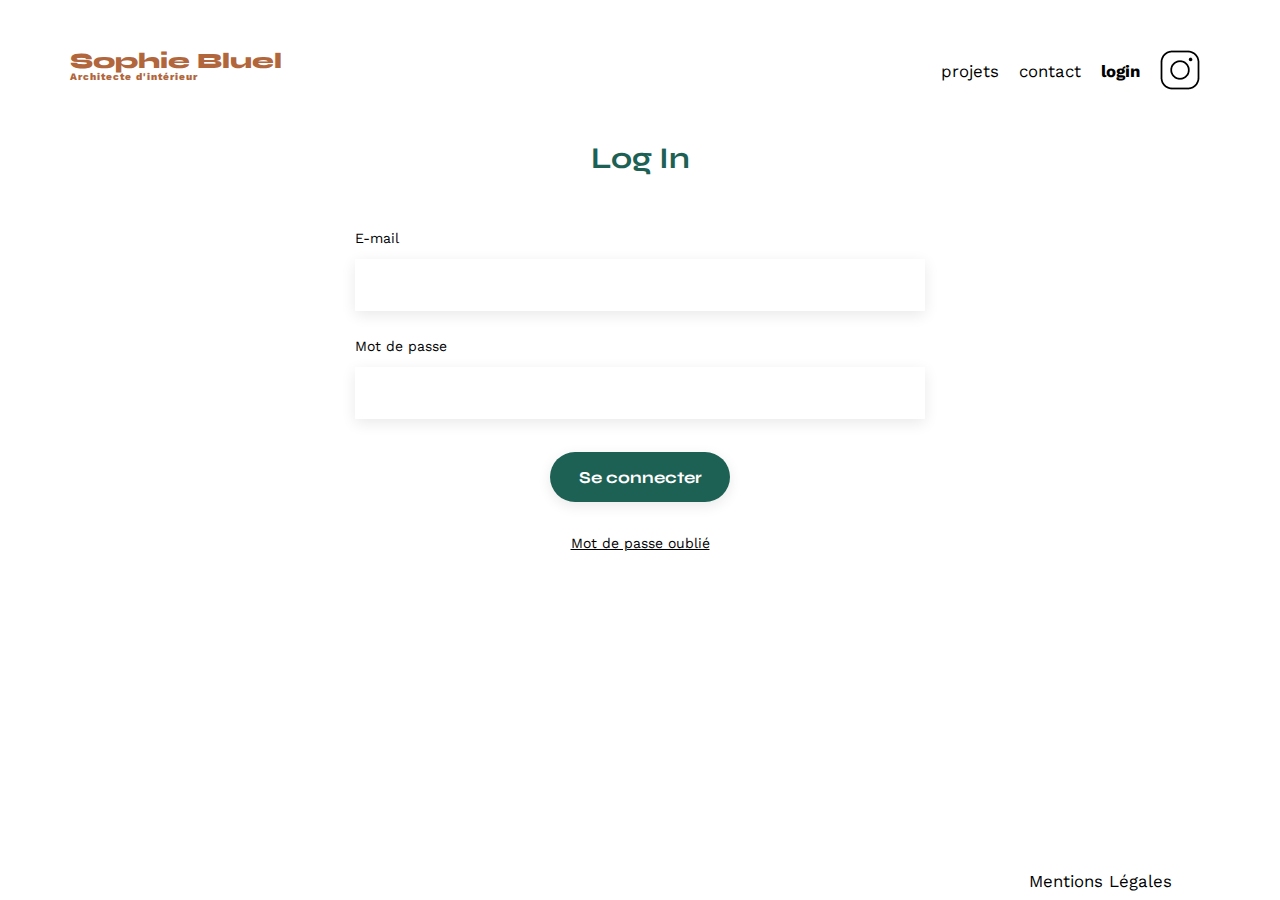
<file: login.html>
<!DOCTYPE html>
<html lang="en">
<head>
    <meta charset="UTF-8">
    <meta http-equiv="X-UA-Compatible" content="IE=edge">
    <meta name="viewport" content="width=device-width, initial-scale=1.0">
    <link rel="preconnect" href="https://fonts.googleapis.com">
	<link rel="preconnect" href="https://fonts.gstatic.com" crossorigin>
	<link href="https://fonts.googleapis.com/css2?family=Syne:wght@700;800&family=Work+Sans&display=swap" rel="stylesheet">
	<meta name="description" content="">
	<link rel="stylesheet" href="./assets/style.css">
    <title>Sophie Bluel - Architecte d'intérieur</title>
</head>
<body>
    <header class="enteteDeNav">
        <h1>Sophie Bluel <span>Architecte d'intérieur</span></h1>
        <nav>
            <ul>
                <li>projets</li>
                <li>contact</li>
                <li class="li-button-page">login</li>
                <li><img src="./assets/icons/instagram.png" alt="Instagram"></li>
            </ul>
        </nav>
    </header>
    <main>
        <section class="logIn">
            <h2>Log In</h2>
            <span class="errorLogin">Erreur dans l’ identifiant ou le mot de passe</span>
        
        <form action="#" method="post">
			<label for="email">E-mail</label>
			<input type="email" name="email" id="email">
			<label for="password">Mot de passe</label>
			<input type="password" name="password" id=password>
			<input type="submit" value="Se connecter" id="submit">
		</form>
        <p href="#">Mot de passe oublié</p>
        </section>
        
    </main>


    <footer class="login-footer">
        <nav>
            <ul>
                <li>Mentions Légales</li>
            </ul>
        </nav>
    </footer>

    <script src="./script/login.js"></script>
    
</body>
</html>
</file>
<file: assets/style.css>
/* http://meyerweb.com/eric/tools/css/reset/
   v2.0 | 20110126
   License: none (public domain)
*/

html, body, div, span, applet, object, iframe,
h1, h2, h3, h4, h5, h6, p, blockquote, pre,
a, abbr, acronym, address, big, cite, code,
del, dfn, em, img, ins, kbd, q, s, samp,
small, strike, strong, sub, sup, tt, var,
b, u, i, center,
dl, dt, dd, ol, ul, li,
fieldset, form, label, legend,
table, caption, tbody, tfoot, thead, tr, th, td,
article, aside, canvas, details, embed,
figure, figcaption, footer, header, hgroup,
menu, nav, output, ruby, section, summary,
time, mark, audio, video {
	margin: 0;
	padding: 0;
	border: 0;
	font-size: 100%;
	font: inherit;
	vertical-align: baseline;
}
/* HTML5 display-role reset for older browsers */
article, aside, details, figcaption, figure,
footer, header, hgroup, menu, nav, section {
	display: block;
}
body {
	line-height: 1;
}
ol, ul {
	list-style: none;
}
blockquote, q {
	quotes: none;
}
blockquote:before, blockquote:after,
q:before, q:after {
	content: '';
	content: none;
}
table {
	border-collapse: collapse;
	border-spacing: 0;
}
/** end reset css**/
body {
	max-width: 1140px;
	margin:auto;
	font-family: 'Work Sans' ;
	font-size: 14px;
}
/* header {
	display: flex;
	justify-content: space-between;
	margin: 50px 0
} */
section {
	margin: 50px 0
}

h1{
	display: flex;
	flex-direction: column;
	font-family: 'Syne';
	font-size: 22px;
	font-weight: 800;
	color: #B1663C
}

h1 > span {
	font-family: 'Work Sans';
	font-size:10px;
	letter-spacing: 0.1em;
;
}

h2{
	font-family: 'Syne';
	font-weight: 700;
	font-size: 30px;
	color: #1D6154
}
nav ul {
	display: flex;
	align-items: center;
	list-style-type: none;

}
nav li {
	padding: 0 10px;
	font-size: 1.2em;
}

li:hover {
	color: #B1663C;
}
#introduction {
	display: flex;
	align-items: center;
}
#introduction figure {
	flex: 1
}
#introduction img {
	display: block;
	margin: auto;
	width: 80%;
}

#introduction article {
	flex: 1
}
#introduction h2 {
	margin-bottom: 1em;
}

#introduction p {
	margin-bottom: 0.5em;
}
#portfolio h2 {
	text-align: center;
	margin-bottom: 1em;
}
.gallery {
	width: 100%;
	display: grid;
	grid-template-columns: 1fr 1fr 1fr;
	grid-column-gap: 20px;
	grid-row-gap: 20px;
}

.gallery img {
	width: 100%;

}
#contact {
	width: 50%;
margin: auto;
}
#contact > * {
	text-align: center;

}
#contact h2{
	margin-bottom: 20px;
}
#contact form {
	text-align: left;
	margin-top:30px;
	display: flex;
	flex-direction: column;
}

#contact input {
	height: 50px;
	font-size: 1.2em;
	border: none;
	box-shadow: 0px 4px 14px rgba(0, 0, 0, 0.09);
}
#contact label {
	margin: 2em 0 1em 0;
}
#contact textarea {
	border: none;
	box-shadow: 0px 4px 14px rgba(0, 0, 0, 0.09);
}

input[type="submit"]{
	font-family: 'Syne';
	font-weight: 700;
	color: white;
	background-color: #1D6154;
	margin : 2em auto ;
	width: 180px;
	text-align: center;
	border-radius: 60px ;
}

footer nav ul {
	display: flex;
	justify-content: flex-end;
	margin: 2em;
}

/*Login page*/

.logIn {
	text-align: center;
	width: 50%;
	margin: auto;

}


.logIn input {
	height: 50px;
	font-size: 1.2em;
	border: none;
	box-shadow: 0px 4px 14px rgba(0, 0, 0, 0.09);
	
}

.logIn form {
	text-align: left;
	margin-top:30px;
	display: flex;
	flex-direction: column;
}

.logIn label {
	margin: 2em 0 1em 0;
}

.logIn p {
	text-decoration: underline;
}

.errorLogin{
	color: red;
	display: none;
}
/*Entete de page*/
#openModalButton{
	background: #FFFFFF;
	font-family: 'Work Sans';
    border-radius: 60px;
	font-weight: 500;
    font-size: 14px;
	padding: 9px 20px 9px 20px;
    margin-top: 5px;
    margin-bottom: 5px;
}
.navModal{
	
	width: 100%;
	align-items: center;
	background-color: black;
	display: flex;
	justify-content: center;
}

.hidden{
	display: none;
}

.navModal span{
	color: white;
	margin-right: 10px;
  }


.enteteDeNav{
	display: flex;
	justify-content: space-between;
    margin: 50px 0;
}
/* Modale de la page Index */

/* Modal Container */
.modal {
	display: none; 
	position: fixed; 
	z-index: 1; 
	left: 0;
	top: 0;
	width: 100%; 
	height: 100%; 
	overflow: auto; /*Pour activer le scrolling si necessaire*/
	background-color: rgb(0,0,0); 
	background-color: rgba(0,0,0,0.3); 
  }
  
  /* Modal Content */
  .modal-content {
	background-color: #FFFFFF;
	border-radius: 10px;
	margin: 5% auto; 
	padding: 20px;
	border: 1px solid #FFFFFF;
	width: 50%;
	 

	
	
  }
  
  /* The Close Button */
  .close {
	color: black;
	float: right;
	font-size: 28px;
	
	text-decoration: none;
	cursor: pointer;
  }

  
   
  
  
  /* Gallery Image */
  .gallery-image {
	width: 150px;
	height: 150px;
	float: left;
	margin: 5px;
  }
  
  /* Image Title */
  .image-title {
	font-size: 16px;
	text-align: center;
	margin-top: 5px;
  }
  
  /* Delete Icon */
  .delete-icon {
	cursor: pointer;
  }
  
  /* Upload Modal */
  .upload-modal {
	display: none; 
	position: fixed; 
	z-index: 2; 
	left: 0;
	top: 0;
	width: 100%; 
	height: 100%; 
	overflow: auto; 
	background-color: rgb(0,0,0); 
	background-color: rgba(0,0,0,0.3); 
  }
  
  /* Upload Modal Content */
  .upload-modal-content {
	background-color: #fefefe;
	margin: 15% auto; 
	padding: 20px;
	border: 1px solid #888;
	width: 70%; 
	
  }
  
  /* Input Fields */
  .input-field {
	margin: auto;
	height: 50px;
	width: 100%;
    font-size: 1.2em;
    border: none;
    box-shadow: 0px 4px 14px rgb(0 0 0 / 9%);
  }
  
  /* Upload Button */
  .upload-button {
	background-color: #4CAF50;
	color: white;
	padding: 12px 20px;
	border: none;
	cursor: pointer;
	margin-top: 20px;
  }

  #validateButton{
	padding: 12px 20px;
    border: none;

  }
  
  /* #uploadButton{
	
  } */

  /* ADDON BY MYSELF */

  .arrowLeft {
	
	top: 20px;
	left: 20px;
	color: black;
	
	cursor: pointer;
  }

  /* content photos */

  .contentPhotos{
	flex-wrap: wrap;
  }

  .photo{
	position: relative;
  }

  .photo img{
	display:block;
	width: 90%;
	margin: auto;
  }

  #delete-gallery{
	color:#D65353;
	margin-bottom: 25px;
  }

  /* PREMIERE MODALE */
  .modal h2{
	font-family: 'Work Sans';
	font-style: normal;
	font-weight: 400;
	font-size: 26px;
	color: black;
	margin-top: 40px;
    margin-bottom: 40px;

  }

  .affichageModal{
	display: flex;
	flex-direction: column;
	align-items: center;
  }

  #photoContainer{
	width: 70%;
    display: grid;
    grid-template-columns: 1fr 1fr 1fr 1fr 1fr;
    grid-column-gap: 5px;
    grid-row-gap: 5px;
  }

  


  /* DEUXIEME MODALE */

  .photoAdd{
	background: #CBD6DC;
    border-radius: 50px;
	color: #306685;
	border: none;
	padding: 10px 33px 10px 33px;
	margin: auto;

  }

  .blueBackground{
	background-color: #E8F1F7;
	height: 280px;
	width: 100%;
	margin: auto;
	display: flex;
    flex-direction: column;
}

.blueBackground p{
	margin:auto;
	margin-bottom: 20px;
}
  

  .headUploadModal{
	display: flex;
	flex-direction: row;
	align-items: baseline;
	justify-content: space-between;

  }

  .affichageUploadModal{
	display: flex;
	flex-direction: column;
	text-align: center;
	margin: auto;
  }

  .affichageUploadModal #uploadForm{
	display: flex;
	flex-direction: column;
	text-align: left;
  }

  .affichageUploadModal h2{
	font-family: 'Work Sans';
	font-style: normal;
	font-weight: 400;
	font-size: 26px;
	color: black;

  }

  .inputFile{
	display: none;
  }

  .imageInBlock{
	/* display: none; */
	height: 50%;
	margin: auto;
	margin-top: 50px;
  }
  
  #uploadForm{
	width: 70%;
    margin: auto;
  }
  

  #uploadForm h2{
	align-self: center;
  }
  

  #uploadForm label{
	margin: 2em 0 1em 0;
  }

  .edit{
	margin-left: 6.3px;
	margin-bottom: 10px;
	font-family: 'Work Sans';
	font-style: normal;
	font-weight: 400;
	font-size: 12px;
  }

  .delete-trash{
	position: absolute;
	top: 9px;
    right: 15px;
	width: 20px;
	height: 20px;
	background-color: black;
	color: white;
	display: flex;
	justify-content: center;
	align-items: center;
	font-size: smaller;
	border-radius: 3px;
  }

  .fa-pen-to-square{
	margin-right: 5px;
  }
  .modif-icon-head{
	color:white;
  }

  .modif-pic{
	margin-left: 60px;
    margin-top: 9px;
  }

.projects-head{
	display: flex;
	align-items: baseline;
	
	justify-content: center;
}

.modif-projects{
	margin-left: 15px;
}

.modif-article{
	margin-bottom: 20px;
}
  
.login-footer nav ul li{
	bottom: 10px;
    position: absolute;
}


.enteteDeNav nav ul li a{
	text-decoration: none;
	color: black;

}

.li-button-page{
	font-weight: 700;
}

/* filtres boutons */
#filters-container {
	display: flex;
	justify-content: center;
	grid-gap: 10px;
	margin-bottom: 40px;
}


  
#filters-container button {
	
	border: 1px solid #1D6154;
	border-radius: 60px;
	font-family: 'Syne';
	
	font-weight: 700;
	color: #1D6154;
	padding: 10px 20px 10px 20px;
	font-size: 16px;
	text-align: center;
	text-decoration: none;
	background-color: #fff;
	margin: 4px 2px;
	cursor: pointer;
  }

  #filters-container button.active {
	background-color: #1D6154;
	color:white;
	
   
}

 .errorUpload{
	display: none;
	color: red;
	margin: auto;
	margin-top: 25px;
	
 }
</file>
